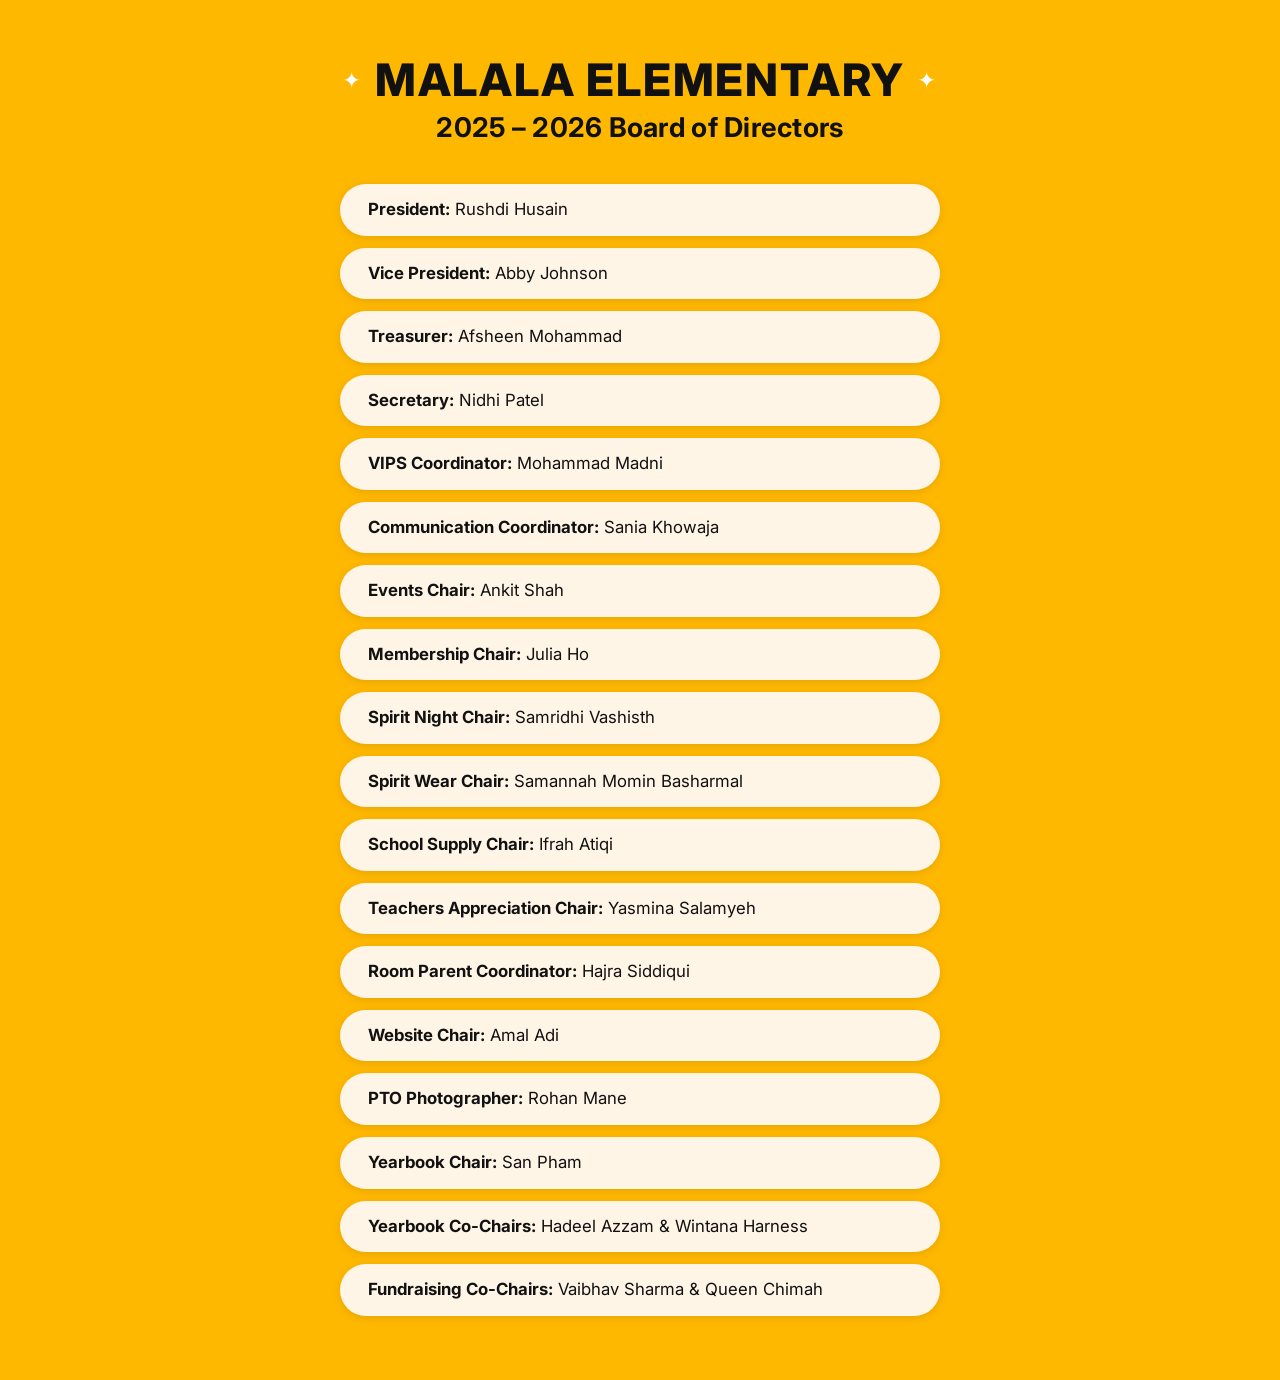
<file: board-of-directors.html>
<!DOCTYPE html>
<html lang="en">
<head>
  <meta charset="UTF-8" />
  <meta name="viewport" content="width=device-width, initial-scale=1.0" />
  <title>2025–2026 Board of Directors | Malala Elementary PTO</title>
  <link rel="preconnect" href="https://fonts.googleapis.com" />
  <link rel="preconnect" href="https://fonts.gstatic.com" crossorigin />
  <link href="https://fonts.googleapis.com/css2?family=Inter:wght@400;600;700;800&display=swap" rel="stylesheet" />
  <style>
    *, *::before, *::after { box-sizing: border-box; margin: 0; padding: 0; }

    body {
      font-family: 'Inter', system-ui, sans-serif;
      background-color: #FFB800;
      min-height: 100vh;
      padding: 56px 20px 64px;
      display: flex;
      flex-direction: column;
      align-items: center;
    }

    /* ── Header ── */
    .header {
      text-align: center;
      margin-bottom: 40px;
      position: relative;
    }
    .school-name {
      font-size: clamp(1.9rem, 6vw, 2.8rem);
      font-weight: 800;
      color: #111111;
      letter-spacing: .04em;
      line-height: 1.1;
      display: flex;
      align-items: center;
      justify-content: center;
      gap: 12px;
    }
    .sparkle {
      color: #ffffff;
      font-size: clamp(1rem, 3vw, 1.4rem);
      line-height: 1;
      flex-shrink: 0;
    }
    .board-title {
      font-size: clamp(1.2rem, 4vw, 1.7rem);
      font-weight: 700;
      color: #111111;
      margin-top: 6px;
      letter-spacing: .01em;
    }

    /* ── Board list ── */
    .board-list {
      display: flex;
      flex-direction: column;
      gap: 12px;
      width: 100%;
      max-width: 600px;
    }

    .board-card {
      background: #FFF5E6;
      border-radius: 100px;
      padding: 14px 28px;
      font-size: clamp(.9rem, 2.5vw, 1.05rem);
      color: #111111;
      line-height: 1.4;
      box-shadow: 0 2px 8px rgba(0,0,0,.10);
    }
    .board-card strong {
      font-weight: 700;
    }

    /* responsive tweaks */
    @media (max-width: 480px) {
      body { padding: 40px 16px 52px; }
      .board-card { padding: 13px 22px; border-radius: 60px; }
    }
  </style>
</head>
<body>

  <div class="header">
    <div class="school-name">
      <span class="sparkle">✦</span>
      MALALA ELEMENTARY
      <span class="sparkle">✦</span>
    </div>
    <div class="board-title">2025 – 2026 Board of Directors</div>
  </div>

  <div class="board-list">
    <div class="board-card"><strong>President:</strong> Rushdi Husain</div>
    <div class="board-card"><strong>Vice President:</strong> Abby Johnson</div>
    <div class="board-card"><strong>Treasurer:</strong> Afsheen Mohammad</div>
    <div class="board-card"><strong>Secretary:</strong> Nidhi Patel</div>
    <div class="board-card"><strong>VIPS Coordinator:</strong> Mohammad Madni</div>
    <div class="board-card"><strong>Communication Coordinator:</strong> Sania Khowaja</div>
    <div class="board-card"><strong>Events Chair:</strong> Ankit Shah</div>
    <div class="board-card"><strong>Membership Chair:</strong> Julia Ho</div>
    <div class="board-card"><strong>Spirit Night Chair:</strong> Samridhi Vashisth</div>
    <div class="board-card"><strong>Spirit Wear Chair:</strong> Samannah Momin Basharmal</div>
    <div class="board-card"><strong>School Supply Chair:</strong> Ifrah Atiqi</div>
    <div class="board-card"><strong>Teachers Appreciation Chair:</strong> Yasmina Salamyeh</div>
    <div class="board-card"><strong>Room Parent Coordinator:</strong> Hajra Siddiqui</div>
    <div class="board-card"><strong>Website Chair:</strong> Amal Adi</div>
    <div class="board-card"><strong>PTO Photographer:</strong> Rohan Mane</div>
    <div class="board-card"><strong>Yearbook Chair:</strong> San Pham</div>
    <div class="board-card"><strong>Yearbook Co-Chairs:</strong> Hadeel Azzam &amp; Wintana Harness</div>
    <div class="board-card"><strong>Fundraising Co-Chairs:</strong> Vaibhav Sharma &amp; Queen Chimah</div>
  </div>

</body>
</html>
</file>
